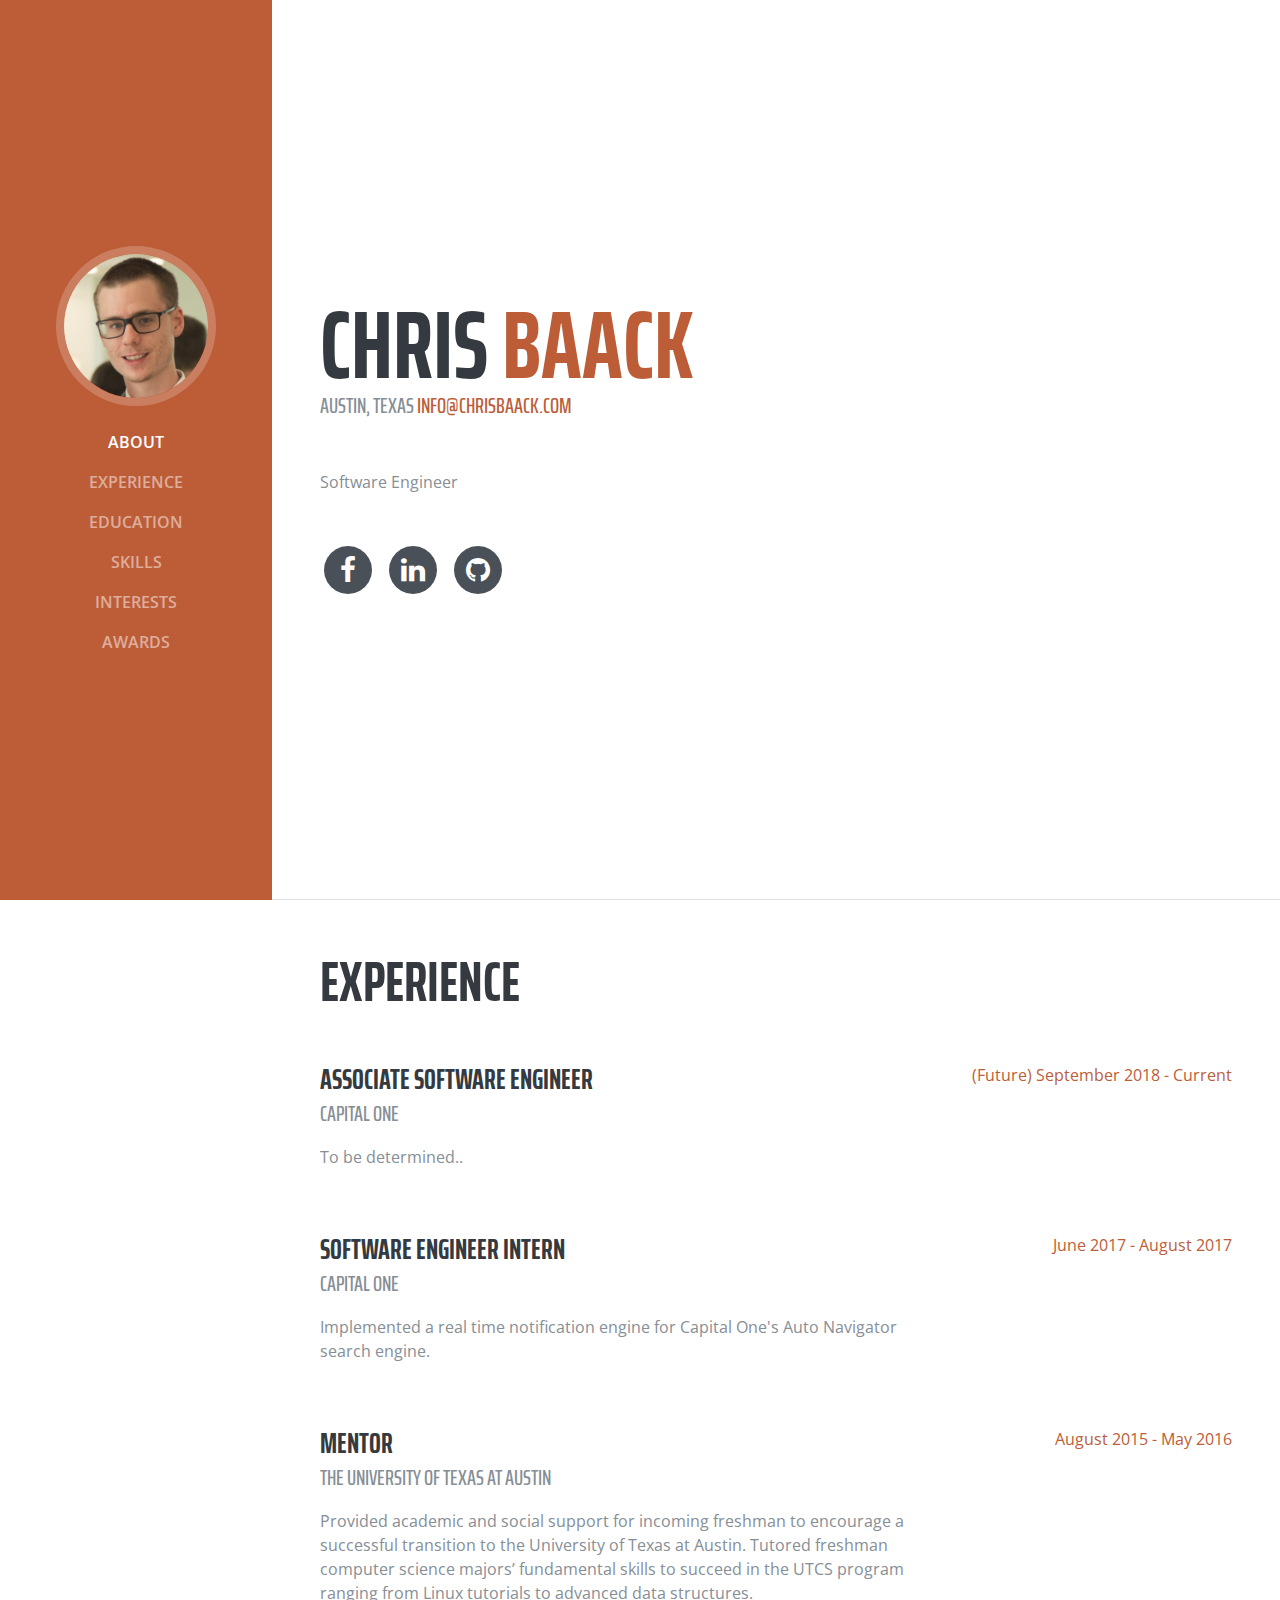
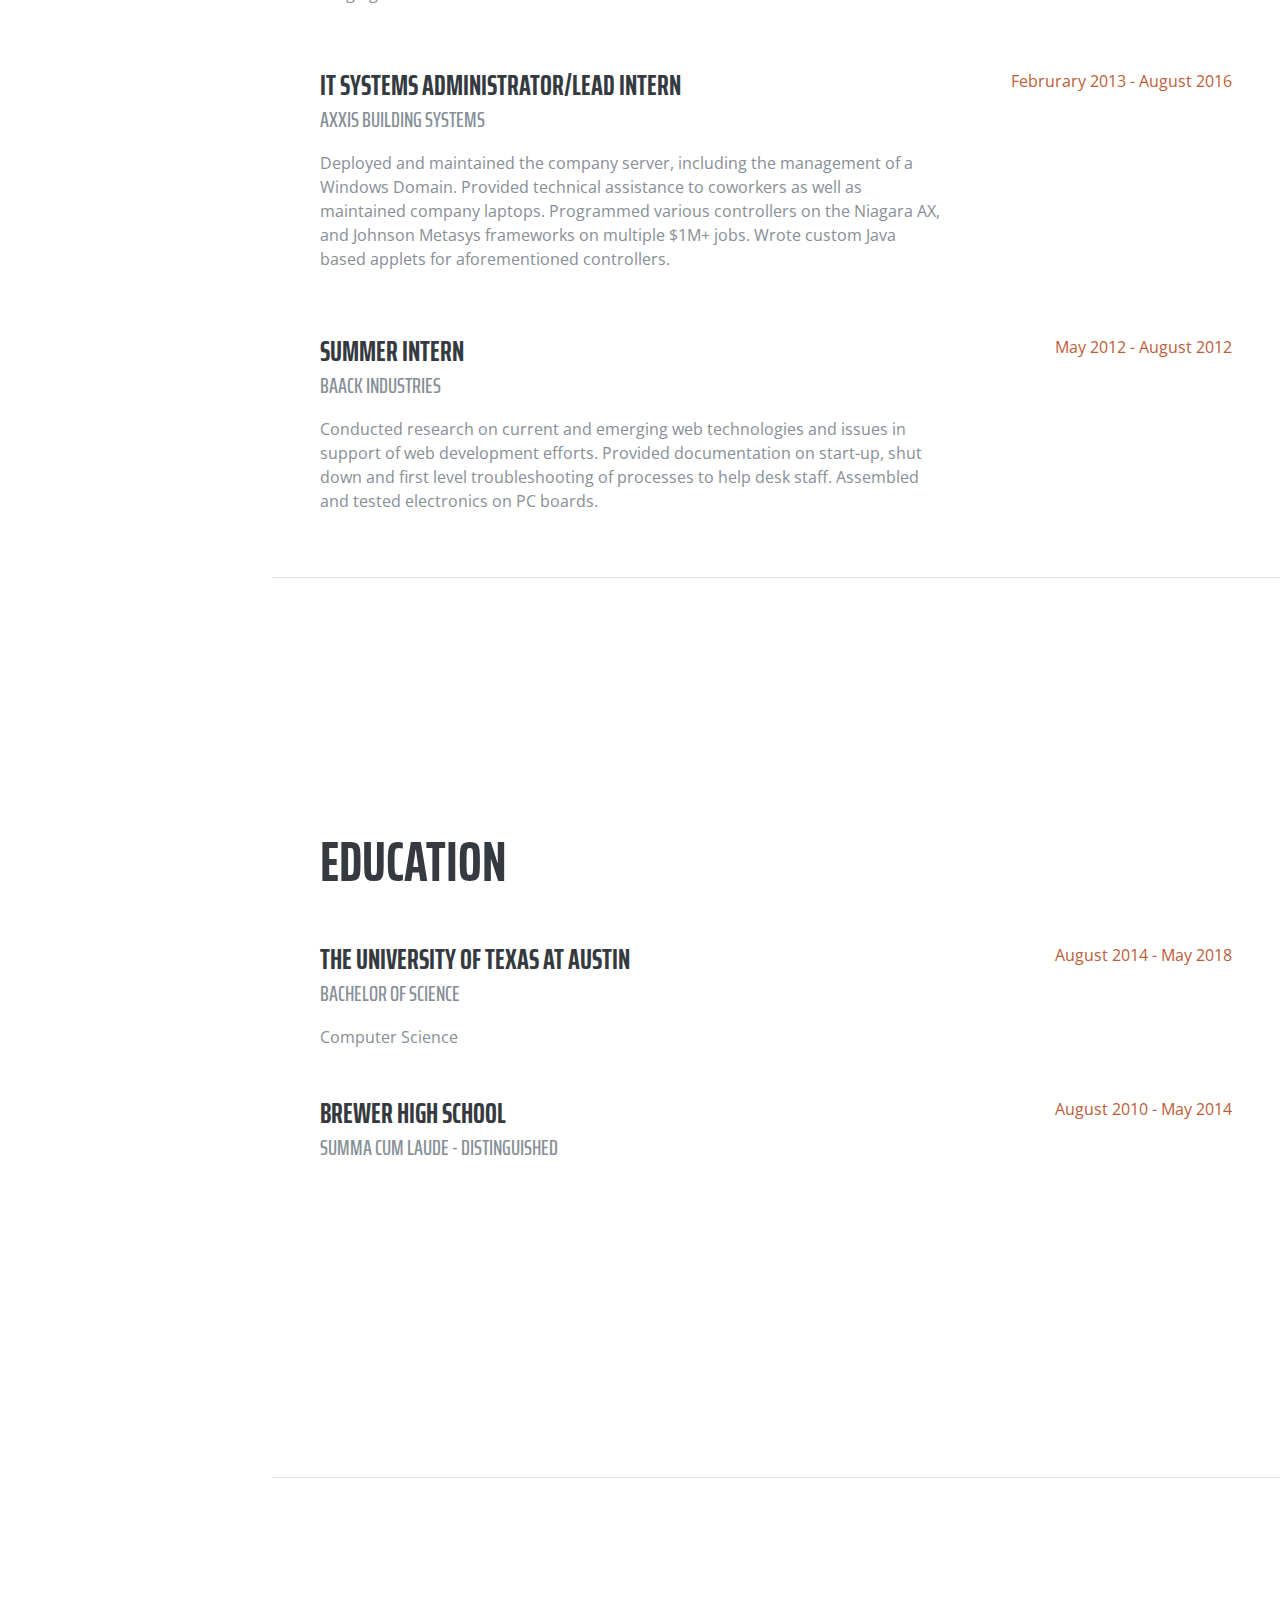
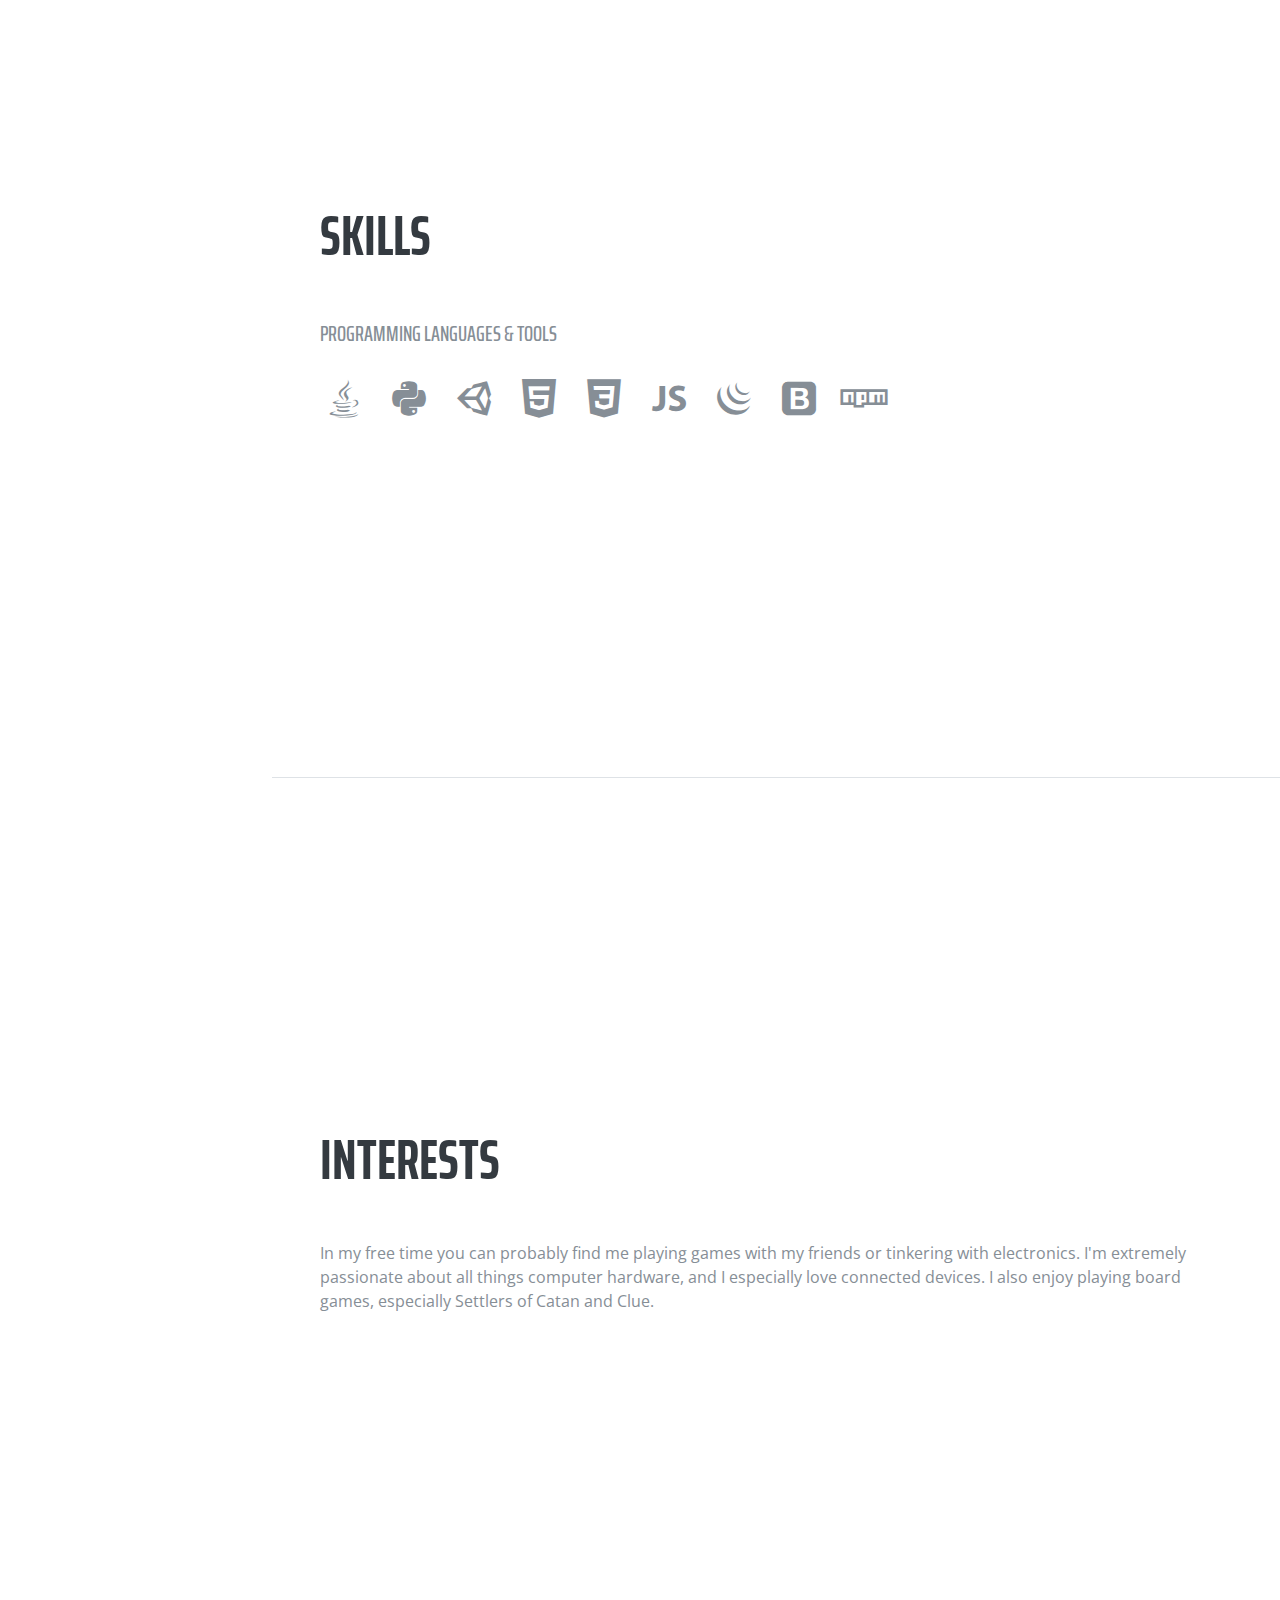
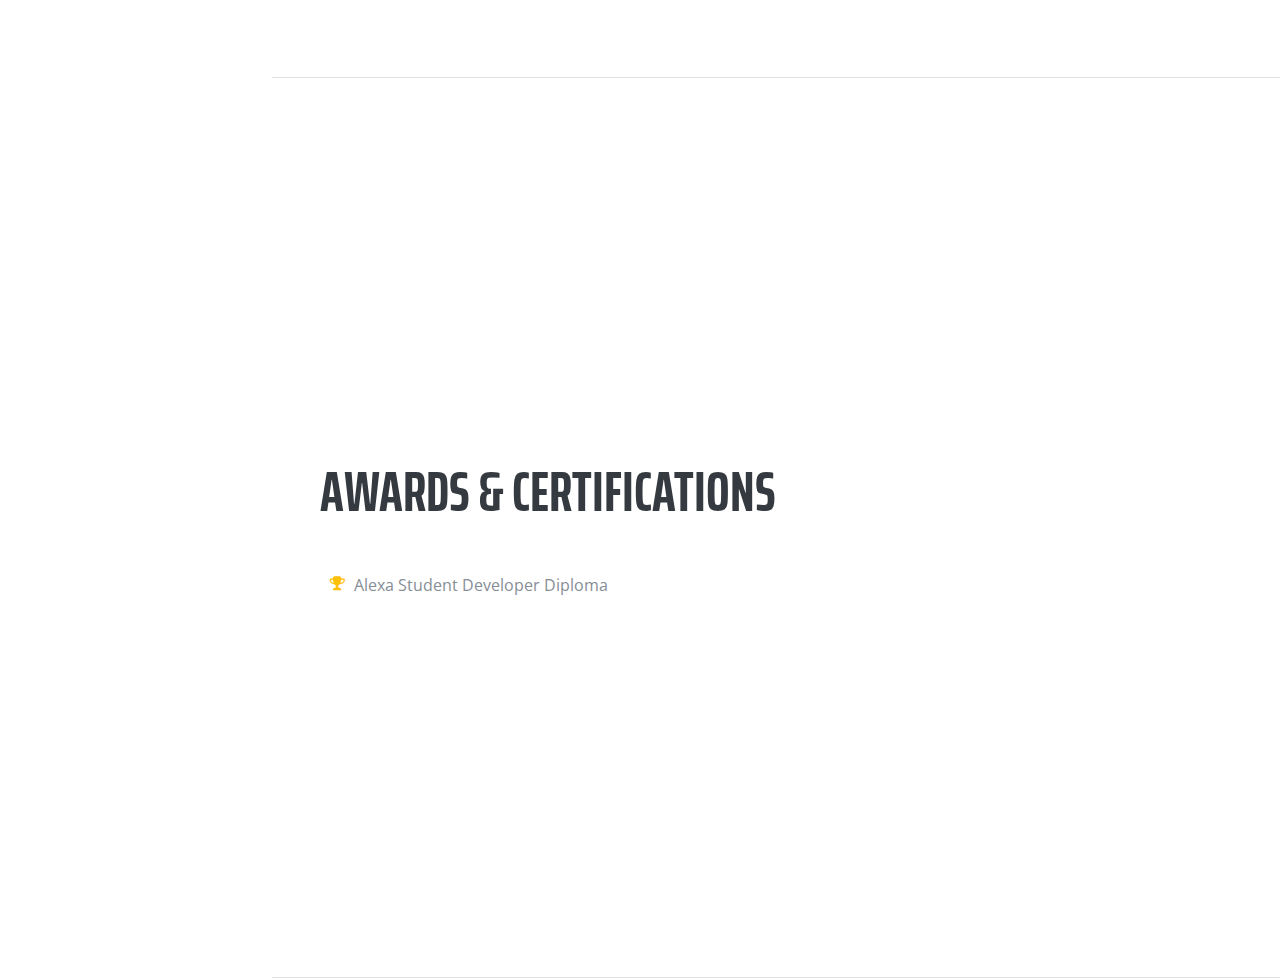
<file: index.html>
<!DOCTYPE html>
<html lang="en">

  <head>

    <meta charset="utf-8">
    <meta name="viewport" content="width=device-width, initial-scale=1, shrink-to-fit=no">
    <meta name="description" content="">
    <meta name="author" content="">

    <title>Chris Baack - Software Engineer</title>
    <link rel="icon" type="image/png" href="img/favicon-32x32.png" sizes="32x32" />
    <link rel="icon" type="image/png" href="imgfavicon-16x16.png" sizes="16x16" />
    <!-- Bootstrap core CSS -->
    <link href="vendor/bootstrap/css/bootstrap.min.css" rel="stylesheet">

    <!-- Custom fonts for this template -->
    <link href="https://fonts.googleapis.com/css?family=Saira+Extra+Condensed:100,200,300,400,500,600,700,800,900" rel="stylesheet">
    <link href="https://fonts.googleapis.com/css?family=Open+Sans:300,300i,400,400i,600,600i,700,700i,800,800i" rel="stylesheet">
    <link href="vendor/font-awesome/css/font-awesome.min.css" rel="stylesheet">
    <link href="vendor/devicons/css/devicons.min.css" rel="stylesheet">
    <link href="vendor/simple-line-icons/css/simple-line-icons.css" rel="stylesheet">

    <!-- Custom styles for this template -->
    <link href="css/resume.min.css" rel="stylesheet">

  </head>

  <body id="page-top">

    <nav class="navbar navbar-expand-lg navbar-dark bg-primary fixed-top" id="sideNav">
      <a class="navbar-brand js-scroll-trigger" href="#page-top">
        <span class="d-block d-lg-none">Chris Baack</span>
        <span class="d-none d-lg-block">
          <img class="img-fluid img-profile rounded-circle mx-auto mb-2" src="img/profile.jpg" alt="">
        </span>
      </a>
      <button class="navbar-toggler" type="button" data-toggle="collapse" data-target="#navbarSupportedContent" aria-controls="navbarSupportedContent" aria-expanded="false" aria-label="Toggle navigation">
        <span class="navbar-toggler-icon"></span>
      </button>
      <div class="collapse navbar-collapse" id="navbarSupportedContent">
        <ul class="navbar-nav">
          <li class="nav-item">
            <a class="nav-link js-scroll-trigger" href="#about">About</a>
          </li>
          <li class="nav-item">
            <a class="nav-link js-scroll-trigger" href="#experience">Experience</a>
          </li>
          <li class="nav-item">
            <a class="nav-link js-scroll-trigger" href="#education">Education</a>
          </li>
          <li class="nav-item">
            <a class="nav-link js-scroll-trigger" href="#skills">Skills</a>
          </li>
          <li class="nav-item">
            <a class="nav-link js-scroll-trigger" href="#interests">Interests</a>
          </li>
          <li class="nav-item">
            <a class="nav-link js-scroll-trigger" href="#awards">Awards</a>
          </li>
        </ul>
      </div>
    </nav>

    <div class="container-fluid p-0">

      <section class="resume-section p-3 p-lg-5 d-flex d-column" id="about">
        <div class="my-auto">
          <h1 class="mb-0">Chris
            <span class="text-primary">Baack</span>
          </h1>
          <div class="subheading mb-5">Austin, Texas
            <a href="mailto:info@chrisbaack.com">info@chrisbaack.com</a>
          </div>
          <p class="mb-5">Software Engineer</p>
          <ul class="list-inline list-social-icons mb-0">
            <li class="list-inline-item">
              <a href="https://www.facebook.com/chris.baack1">
                <span class="fa-stack fa-lg">
                  <i class="fa fa-circle fa-stack-2x"></i>
                  <i class="fa fa-facebook fa-stack-1x fa-inverse"></i>
                </span>
              </a>
            </li>
            <li class="list-inline-item">
              <a href="https://www.linkedin.com/in/chrisbaack">
                <span class="fa-stack fa-lg">
                  <i class="fa fa-circle fa-stack-2x"></i>
                  <i class="fa fa-linkedin fa-stack-1x fa-inverse"></i>
                </span>
              </a>
            </li>
            <li class="list-inline-item">
              <a href="https://github.com/Chrisbaack">
                <span class="fa-stack fa-lg">
                  <i class="fa fa-circle fa-stack-2x"></i>
                  <i class="fa fa-github fa-stack-1x fa-inverse"></i>
                </span>
              </a>
            </li>
          </ul>
        </div>
      </section>

      <section class="resume-section p-3 p-lg-5 d-flex flex-column" id="experience">
        <div class="my-auto">
          <h2 class="mb-5">Experience</h2>

          <div class="resume-item d-flex flex-column flex-md-row mb-5">
            <div class="resume-content mr-auto">
              <h3 class="mb-0">Associate Software Engineer</h3>
              <div class="subheading mb-3">Capital One</div>
              <p>To be determined..</p>
            </div>
            <div class="resume-date text-md-right">
              <span class="text-primary">(Future) September 2018 - Current</span>
            </div>
          </div>

          <div class="resume-item d-flex flex-column flex-md-row mb-5">
            <div class="resume-content mr-auto">
              <h3 class="mb-0">Software Engineer Intern</h3>
              <div class="subheading mb-3">Capital One</div>
              <p>Implemented a real time notification engine for Capital One's Auto Navigator search engine.</p>
            </div>
            <div class="resume-date text-md-right">
              <span class="text-primary">June 2017 - August 2017</span>
            </div>
          </div>

          <div class="resume-item d-flex flex-column flex-md-row mb-5">
            <div class="resume-content mr-auto">
              <h3 class="mb-0">Mentor</h3>
              <div class="subheading mb-3">The University of Texas at Austin</div>
              <p>Provided academic and social support for incoming freshman to encourage a successful transition to the University of Texas at Austin. 
              Tutored freshman computer science majors’ fundamental skills to succeed in the UTCS program ranging from Linux tutorials to advanced data structures.
              </p>
            </div>
            <div class="resume-date text-md-right">
              <span class="text-primary">August 2015 - May 2016</span>
            </div>
          </div>

          <div class="resume-item d-flex flex-column flex-md-row mb-5">
            <div class="resume-content mr-auto">
              <h3 class="mb-0">IT Systems Administrator/Lead Intern</h3>
              <div class="subheading mb-3">Axxis Building Systems</div>
              <p>Deployed and maintained the company server, including the management of a Windows Domain. Provided technical assistance to coworkers as well as maintained company laptops.
              Programmed various controllers on the Niagara AX, and Johnson Metasys frameworks on multiple $1M+ jobs. Wrote custom Java based applets for aforementioned controllers.
              </p>
            </div>
            <div class="resume-date text-md-right">
              <span class="text-primary">Februrary 2013 - August 2016</span>
            </div>
          </div>
          
          <div class="resume-item d-flex flex-column flex-md-row">
            <div class="resume-content mr-auto">
              <h3 class="mb-0">Summer Intern</h3>
              <div class="subheading mb-3">Baack Industries</div>
              <p>Conducted research on current and emerging web technologies and issues in support of web development efforts. Provided documentation on start-up, shut down and first level troubleshooting of processes to help desk staff. Assembled and tested electronics on PC boards. 
              </p>
            </div>
            <div class="resume-date text-md-right">
              <span class="text-primary">May 2012 - August 2012</span>
            </div>
          </div>
          
        </div>

      </section>

      <section class="resume-section p-3 p-lg-5 d-flex flex-column" id="education">
        <div class="my-auto">
          <h2 class="mb-5">Education</h2>

          <div class="resume-item d-flex flex-column flex-md-row mb-5">
            <div class="resume-content mr-auto">
              <h3 class="mb-0">The University of Texas at Austin</h3>
              <div class="subheading mb-3">Bachelor of Science</div>
              <div>Computer Science</div>
            </div>
            <div class="resume-date text-md-right">
              <span class="text-primary">August 2014 - May 2018</span>
            </div>
          </div>
          
          <div class="resume-item d-flex flex-column flex-md-row mb-5">
            <div class="resume-content mr-auto">
              <h3 class="mb-0">Brewer High School</h3>
              <div class="subheading mb-3">Summa Cum Laude - Distinguished</div>
            </div>
            <div class="resume-date text-md-right">
              <span class="text-primary">August 2010 - May 2014</span>
            </div>
          </div>
        </div>
      </section>

      <section class="resume-section p-3 p-lg-5 d-flex flex-column" id="skills">
        <div class="my-auto">
          <h2 class="mb-5">Skills</h2>

          <div class="subheading mb-3">Programming Languages &amp; Tools</div>
          <ul class="list-inline list-icons">
            <li class="list-inline-item">
              <i class="devicons devicons-java"></i>
            </li>
            <li class="list-inline-item">
              <i class="devicons devicons-python"></i>
            </li>
            <li class="list-inline-item">
              <i class="devicons devicons-unity_small"></i>
            </li>
            <li class="list-inline-item">
              <i class="devicons devicons-html5"></i>
            </li>
            <li class="list-inline-item">
              <i class="devicons devicons-css3"></i>
            </li>
            <li class="list-inline-item">
              <i class="devicons devicons-javascript"></i>
            </li>
            <li class="list-inline-item">
              <i class="devicons devicons-jquery"></i>
            </li>
            <li class="list-inline-item">
              <i class="devicons devicons-bootstrap"></i>
            </li>
            <li class="list-inline-item">
              <i class="devicons devicons-npm"></i>
            </li>
            
          </ul>
        </div>
      </section>

      <section class="resume-section p-3 p-lg-5 d-flex flex-column" id="interests">
        <div class="my-auto">
          <h2 class="mb-5">Interests</h2>
          <p>In my free time you can probably find me playing games with my friends or tinkering with electronics. 
          I'm extremely passionate about all things computer hardware, and I especially love connected devices.
          I also enjoy playing board games, especially Settlers of Catan and Clue.
          </p>
          <p class="mb-0"></p>
        </div>
      </section>

      <section class="resume-section p-3 p-lg-5 d-flex flex-column" id="awards">
        <div class="my-auto">
          <h2 class="mb-5">Awards &amp; Certifications</h2>
          <ul class="fa-ul mb-0">
            <li>
              <i class="fa-li fa fa-trophy text-warning"></i>
              Alexa Student Developer Diploma
            </li>
          </ul>
        </div>
      </section>

    </div>

    <!-- Bootstrap core JavaScript -->
    <script src="vendor/jquery/jquery.min.js"></script>
    <script src="vendor/bootstrap/js/bootstrap.bundle.min.js"></script>

    <!-- Plugin JavaScript -->
    <script src="vendor/jquery-easing/jquery.easing.min.js"></script>

    <!-- Custom scripts for this template -->
    <script src="js/resume.min.js"></script>

  </body>

</html>
</file>
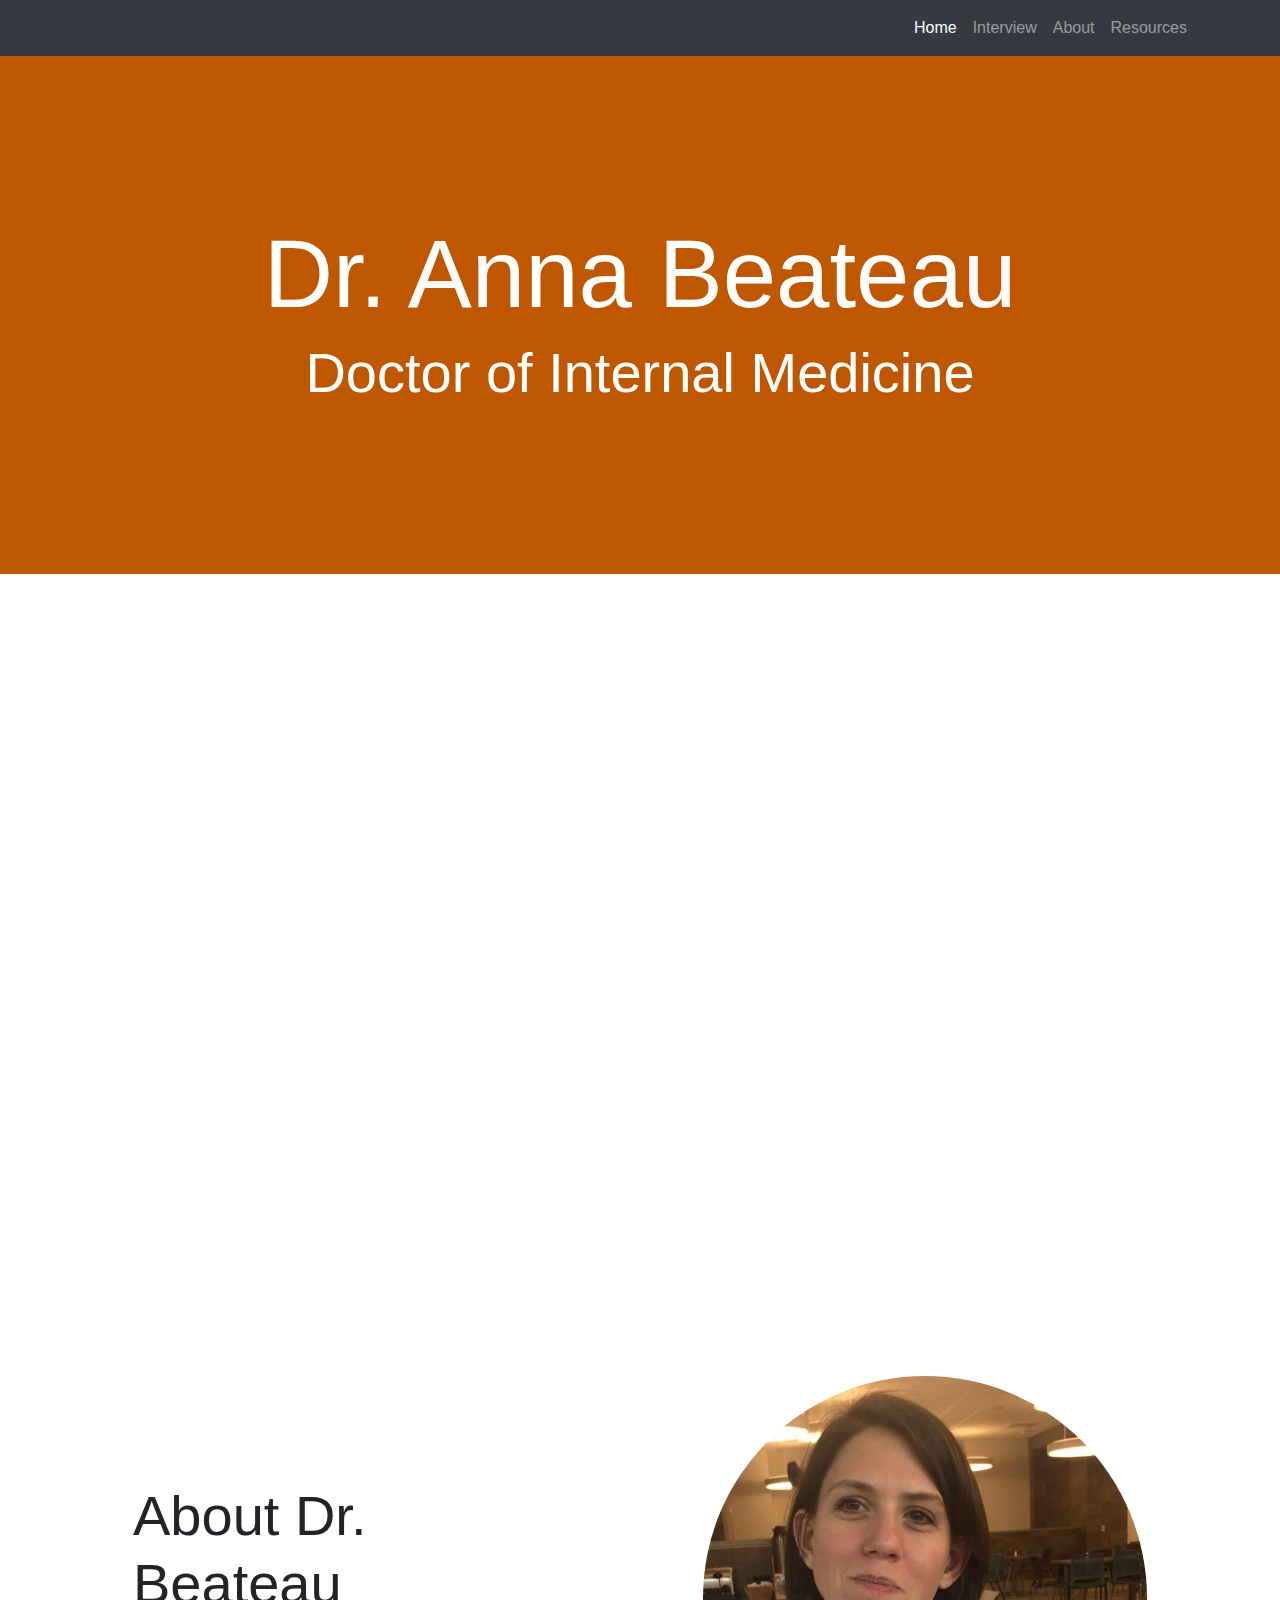
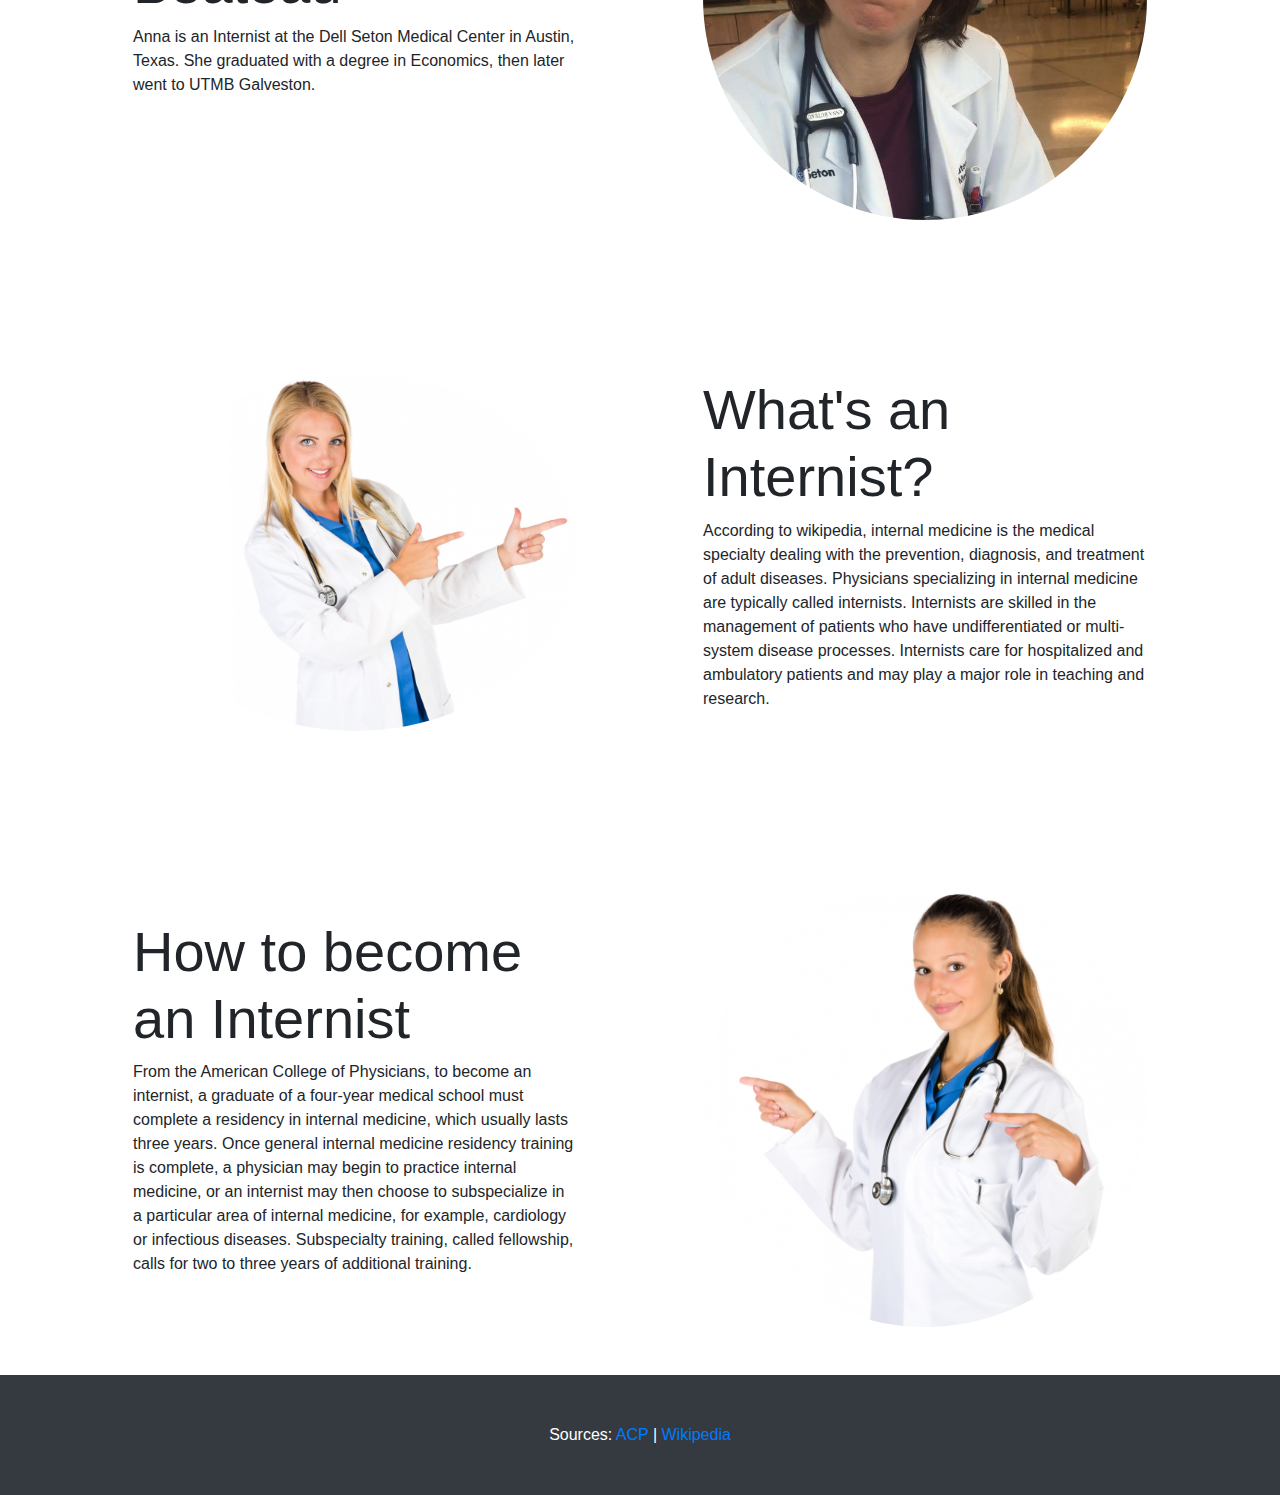
<file: bioproject/index.html>
<!DOCTYPE html>
<html lang="en">

  <head>

    <meta charset="utf-8">
    <meta name="viewport" content="width=device-width, initial-scale=1, shrink-to-fit=no">
    <meta name="description" content="">
    <meta name="author" content="">

    <title>Biology Group Project</title>

    <!-- Bootstrap core CSS -->
    <link href="vendor/bootstrap/css/bootstrap.min.css" rel="stylesheet">

    <!-- Custom styles for this template -->
    <link href="css/one-page-wonder.css" rel="stylesheet">

  </head>

  <body>

    <!-- Navigation -->
    <nav class="navbar navbar-expand-lg navbar-dark bg-dark fixed-top">
      <div class="container">
        <a class="navbar-brand" href="#"></a>
        <button class="navbar-toggler" type="button" data-toggle="collapse" data-target="#navbarResponsive" aria-controls="navbarResponsive" aria-expanded="false" aria-label="Toggle navigation">
          <span class="navbar-toggler-icon"></span>
        </button>
        <div class="collapse navbar-collapse" id="navbarResponsive">
          <ul class="navbar-nav ml-auto">
            <li class="nav-item active">
              <a class="nav-link" href="#">Home
                <span class="sr-only">(current)</span>
              </a>
            </li>
            <li class="nav-item">
              <a class="nav-link" href="#interview">Interview</a>
            </li>
            <li class="nav-item">
              <a class="nav-link" href="#about">About</a>
            </li>
            <li class="nav-item">
              <a class="nav-link" href="#resources">Resources</a>
            </li>
          </ul>
        </div>
      </div>
    </nav>

    <header class="masthead">
      <div class="overlay">
        <div class="container">
          <h1 class="display-1 text-white">Dr. Anna Beateau</h1>
          <h2 class="display-4 text-white">Doctor of Internal Medicine</h2>
        </div>
      </div>
    </header>

    <section id="interview">
      <div class="container">
        <div class="row align-items-center">
          <div class="embed-responsive embed-responsive-16by9">
            <iframe class="embed-responsive-item" src="https://www.youtube.com/embed/ybWwdEf0Lrk" allowfullscreen></iframe>
          </div>
        </div>
      </div>
    </section>
    
    <section id="about">
      <div class="container" >
        <div class="row align-items-center">
          <div class="col-md-6 order-2">
            <div class="p-5">
              <img class="img-fluid rounded-circle" src="images/anna.jpg" alt="">
            </div>
          </div>
          <div class="col-md-6 order-1">
            <div class="p-5">
              <h2 class="display-4">About Dr. Beateau</h2>
              <p>Anna is an Internist at the Dell Seton Medical Center in Austin, Texas. She graduated with a degree in Economics, then later went to UTMB Galveston.</p>
            </div>
          </div>
        </div>
      </div>
    </section>

    <section id="resources">
      <div class="container">
        <div class="row align-items-center">
          <div class="col-md-6">
            <div class="p-5">
              <img class="img-fluid rounded-circle" src="images/doctor2.jpg" alt="">
            </div>
          </div>
          <div class="col-md-6">
            <div class="p-5">
              <h2 class="display-4">What's an Internist?</h2>
              <p>According to wikipedia, internal medicine is the medical specialty dealing with the prevention, diagnosis, and treatment of adult diseases. Physicians specializing in internal medicine are typically called internists. Internists are skilled in the management of patients who have undifferentiated or multi-system disease processes. Internists care for hospitalized and ambulatory patients and may play a major role in teaching and research.</p>
            </div>
          </div>
        </div>
      </div>
    </section>

    <section>
      <div class="container">
        <div class="row align-items-center">
          <div class="col-md-6 order-2">
            <div class="p-5">
              <img class="img-fluid rounded-circle" src="images/doctor.jpg" alt="">
            </div>
          </div>
          <div class="col-md-6 order-1">
            <div class="p-5">
              <h2 class="display-4">How to become an Internist</h2>
              <p>From the American College of Physicians, to become an internist, a graduate of a four-year medical school must complete a residency in internal medicine, which usually lasts three years. Once general internal medicine residency training is complete, a physician may begin to practice internal medicine, or an internist may then choose to subspecialize in a particular area of internal medicine, for example, cardiology or infectious diseases. Subspecialty training, called fellowship, calls for two to three years of additional training.</p>
            </div>
          </div>
        </div>
      </div>
    </section>

    <!-- Footer -->
    <footer class="py-5 bg-dark">
      <div class="container">
        <p class="m-0 text-center text-white">Sources: <a href="https://www.acponline.org/acp-newsroom/what-is-a-doctor-of-internal-medicine-or-internist">ACP</a>  | <a href="https://en.wikipedia.org/wiki/Internal_medicine">Wikipedia</a></p>
      </div>
      <!-- /.container -->
    </footer>

    <!-- Bootstrap core JavaScript -->
    <script src="vendor/jquery/jquery.min.js"></script>
    <script src="vendor/bootstrap/js/bootstrap.bundle.min.js"></script>

  </body>

</html>
</file>
<file: vendor/simple-line-icons/css/simple-line-icons.css>
@font-face {
  font-family: 'simple-line-icons';
  src: url('../fonts/Simple-Line-Icons.eot?v=2.4.0');
  src: url('../fonts/Simple-Line-Icons.eot?v=2.4.0#iefix') format('embedded-opentype'), url('../fonts/Simple-Line-Icons.woff2?v=2.4.0') format('woff2'), url('../fonts/Simple-Line-Icons.ttf?v=2.4.0') format('truetype'), url('../fonts/Simple-Line-Icons.woff?v=2.4.0') format('woff'), url('../fonts/Simple-Line-Icons.svg?v=2.4.0#simple-line-icons') format('svg');
  font-weight: normal;
  font-style: normal;
}
/*
 Use the following CSS code if you want to have a class per icon.
 Instead of a list of all class selectors, you can use the generic [class*="icon-"] selector, but it's slower:
*/
.icon-user,
.icon-people,
.icon-user-female,
.icon-user-follow,
.icon-user-following,
.icon-user-unfollow,
.icon-login,
.icon-logout,
.icon-emotsmile,
.icon-phone,
.icon-call-end,
.icon-call-in,
.icon-call-out,
.icon-map,
.icon-location-pin,
.icon-direction,
.icon-directions,
.icon-compass,
.icon-layers,
.icon-menu,
.icon-list,
.icon-options-vertical,
.icon-options,
.icon-arrow-down,
.icon-arrow-left,
.icon-arrow-right,
.icon-arrow-up,
.icon-arrow-up-circle,
.icon-arrow-left-circle,
.icon-arrow-right-circle,
.icon-arrow-down-circle,
.icon-check,
.icon-clock,
.icon-plus,
.icon-minus,
.icon-close,
.icon-event,
.icon-exclamation,
.icon-organization,
.icon-trophy,
.icon-screen-smartphone,
.icon-screen-desktop,
.icon-plane,
.icon-notebook,
.icon-mustache,
.icon-mouse,
.icon-magnet,
.icon-energy,
.icon-disc,
.icon-cursor,
.icon-cursor-move,
.icon-crop,
.icon-chemistry,
.icon-speedometer,
.icon-shield,
.icon-screen-tablet,
.icon-magic-wand,
.icon-hourglass,
.icon-graduation,
.icon-ghost,
.icon-game-controller,
.icon-fire,
.icon-eyeglass,
.icon-envelope-open,
.icon-envelope-letter,
.icon-bell,
.icon-badge,
.icon-anchor,
.icon-wallet,
.icon-vector,
.icon-speech,
.icon-puzzle,
.icon-printer,
.icon-present,
.icon-playlist,
.icon-pin,
.icon-picture,
.icon-handbag,
.icon-globe-alt,
.icon-globe,
.icon-folder-alt,
.icon-folder,
.icon-film,
.icon-feed,
.icon-drop,
.icon-drawer,
.icon-docs,
.icon-doc,
.icon-diamond,
.icon-cup,
.icon-calculator,
.icon-bubbles,
.icon-briefcase,
.icon-book-open,
.icon-basket-loaded,
.icon-basket,
.icon-bag,
.icon-action-undo,
.icon-action-redo,
.icon-wrench,
.icon-umbrella,
.icon-trash,
.icon-tag,
.icon-support,
.icon-frame,
.icon-size-fullscreen,
.icon-size-actual,
.icon-shuffle,
.icon-share-alt,
.icon-share,
.icon-rocket,
.icon-question,
.icon-pie-chart,
.icon-pencil,
.icon-note,
.icon-loop,
.icon-home,
.icon-grid,
.icon-graph,
.icon-microphone,
.icon-music-tone-alt,
.icon-music-tone,
.icon-earphones-alt,
.icon-earphones,
.icon-equalizer,
.icon-like,
.icon-dislike,
.icon-control-start,
.icon-control-rewind,
.icon-control-play,
.icon-control-pause,
.icon-control-forward,
.icon-control-end,
.icon-volume-1,
.icon-volume-2,
.icon-volume-off,
.icon-calendar,
.icon-bulb,
.icon-chart,
.icon-ban,
.icon-bubble,
.icon-camrecorder,
.icon-camera,
.icon-cloud-download,
.icon-cloud-upload,
.icon-envelope,
.icon-eye,
.icon-flag,
.icon-heart,
.icon-info,
.icon-key,
.icon-link,
.icon-lock,
.icon-lock-open,
.icon-magnifier,
.icon-magnifier-add,
.icon-magnifier-remove,
.icon-paper-clip,
.icon-paper-plane,
.icon-power,
.icon-refresh,
.icon-reload,
.icon-settings,
.icon-star,
.icon-symbol-female,
.icon-symbol-male,
.icon-target,
.icon-credit-card,
.icon-paypal,
.icon-social-tumblr,
.icon-social-twitter,
.icon-social-facebook,
.icon-social-instagram,
.icon-social-linkedin,
.icon-social-pinterest,
.icon-social-github,
.icon-social-google,
.icon-social-reddit,
.icon-social-skype,
.icon-social-dribbble,
.icon-social-behance,
.icon-social-foursqare,
.icon-social-soundcloud,
.icon-social-spotify,
.icon-social-stumbleupon,
.icon-social-youtube,
.icon-social-dropbox,
.icon-social-vkontakte,
.icon-social-steam {
  font-family: 'simple-line-icons';
  speak: none;
  font-style: normal;
  font-weight: normal;
  font-variant: normal;
  text-transform: none;
  line-height: 1;
  /* Better Font Rendering =========== */
  -webkit-font-smoothing: antialiased;
  -moz-osx-font-smoothing: grayscale;
}
.icon-user:before {
  content: "\e005";
}
.icon-people:before {
  content: "\e001";
}
.icon-user-female:before {
  content: "\e000";
}
.icon-user-follow:before {
  content: "\e002";
}
.icon-user-following:before {
  content: "\e003";
}
.icon-user-unfollow:before {
  content: "\e004";
}
.icon-login:before {
  content: "\e066";
}
.icon-logout:before {
  content: "\e065";
}
.icon-emotsmile:before {
  content: "\e021";
}
.icon-phone:before {
  content: "\e600";
}
.icon-call-end:before {
  content: "\e048";
}
.icon-call-in:before {
  content: "\e047";
}
.icon-call-out:before {
  content: "\e046";
}
.icon-map:before {
  content: "\e033";
}
.icon-location-pin:before {
  content: "\e096";
}
.icon-direction:before {
  content: "\e042";
}
.icon-directions:before {
  content: "\e041";
}
.icon-compass:before {
  content: "\e045";
}
.icon-layers:before {
  content: "\e034";
}
.icon-menu:before {
  content: "\e601";
}
.icon-list:before {
  content: "\e067";
}
.icon-options-vertical:before {
  content: "\e602";
}
.icon-options:before {
  content: "\e603";
}
.icon-arrow-down:before {
  content: "\e604";
}
.icon-arrow-left:before {
  content: "\e605";
}
.icon-arrow-right:before {
  content: "\e606";
}
.icon-arrow-up:before {
  content: "\e607";
}
.icon-arrow-up-circle:before {
  content: "\e078";
}
.icon-arrow-left-circle:before {
  content: "\e07a";
}
.icon-arrow-right-circle:before {
  content: "\e079";
}
.icon-arrow-down-circle:before {
  content: "\e07b";
}
.icon-check:before {
  content: "\e080";
}
.icon-clock:before {
  content: "\e081";
}
.icon-plus:before {
  content: "\e095";
}
.icon-minus:before {
  content: "\e615";
}
.icon-close:before {
  content: "\e082";
}
.icon-event:before {
  content: "\e619";
}
.icon-exclamation:before {
  content: "\e617";
}
.icon-organization:before {
  content: "\e616";
}
.icon-trophy:before {
  content: "\e006";
}
.icon-screen-smartphone:before {
  content: "\e010";
}
.icon-screen-desktop:before {
  content: "\e011";
}
.icon-plane:before {
  content: "\e012";
}
.icon-notebook:before {
  content: "\e013";
}
.icon-mustache:before {
  content: "\e014";
}
.icon-mouse:before {
  content: "\e015";
}
.icon-magnet:before {
  content: "\e016";
}
.icon-energy:before {
  content: "\e020";
}
.icon-disc:before {
  content: "\e022";
}
.icon-cursor:before {
  content: "\e06e";
}
.icon-cursor-move:before {
  content: "\e023";
}
.icon-crop:before {
  content: "\e024";
}
.icon-chemistry:before {
  content: "\e026";
}
.icon-speedometer:before {
  content: "\e007";
}
.icon-shield:before {
  content: "\e00e";
}
.icon-screen-tablet:before {
  content: "\e00f";
}
.icon-magic-wand:before {
  content: "\e017";
}
.icon-hourglass:before {
  content: "\e018";
}
.icon-graduation:before {
  content: "\e019";
}
.icon-ghost:before {
  content: "\e01a";
}
.icon-game-controller:before {
  content: "\e01b";
}
.icon-fire:before {
  content: "\e01c";
}
.icon-eyeglass:before {
  content: "\e01d";
}
.icon-envelope-open:before {
  content: "\e01e";
}
.icon-envelope-letter:before {
  content: "\e01f";
}
.icon-bell:before {
  content: "\e027";
}
.icon-badge:before {
  content: "\e028";
}
.icon-anchor:before {
  content: "\e029";
}
.icon-wallet:before {
  content: "\e02a";
}
.icon-vector:before {
  content: "\e02b";
}
.icon-speech:before {
  content: "\e02c";
}
.icon-puzzle:before {
  content: "\e02d";
}
.icon-printer:before {
  content: "\e02e";
}
.icon-present:before {
  content: "\e02f";
}
.icon-playlist:before {
  content: "\e030";
}
.icon-pin:before {
  content: "\e031";
}
.icon-picture:before {
  content: "\e032";
}
.icon-handbag:before {
  content: "\e035";
}
.icon-globe-alt:before {
  content: "\e036";
}
.icon-globe:before {
  content: "\e037";
}
.icon-folder-alt:before {
  content: "\e039";
}
.icon-folder:before {
  content: "\e089";
}
.icon-film:before {
  content: "\e03a";
}
.icon-feed:before {
  content: "\e03b";
}
.icon-drop:before {
  content: "\e03e";
}
.icon-drawer:before {
  content: "\e03f";
}
.icon-docs:before {
  content: "\e040";
}
.icon-doc:before {
  content: "\e085";
}
.icon-diamond:before {
  content: "\e043";
}
.icon-cup:before {
  content: "\e044";
}
.icon-calculator:before {
  content: "\e049";
}
.icon-bubbles:before {
  content: "\e04a";
}
.icon-briefcase:before {
  content: "\e04b";
}
.icon-book-open:before {
  content: "\e04c";
}
.icon-basket-loaded:before {
  content: "\e04d";
}
.icon-basket:before {
  content: "\e04e";
}
.icon-bag:before {
  content: "\e04f";
}
.icon-action-undo:before {
  content: "\e050";
}
.icon-action-redo:before {
  content: "\e051";
}
.icon-wrench:before {
  content: "\e052";
}
.icon-umbrella:before {
  content: "\e053";
}
.icon-trash:before {
  content: "\e054";
}
.icon-tag:before {
  content: "\e055";
}
.icon-support:before {
  content: "\e056";
}
.icon-frame:before {
  content: "\e038";
}
.icon-size-fullscreen:before {
  content: "\e057";
}
.icon-size-actual:before {
  content: "\e058";
}
.icon-shuffle:before {
  content: "\e059";
}
.icon-share-alt:before {
  content: "\e05a";
}
.icon-share:before {
  content: "\e05b";
}
.icon-rocket:before {
  content: "\e05c";
}
.icon-question:before {
  content: "\e05d";
}
.icon-pie-chart:before {
  content: "\e05e";
}
.icon-pencil:before {
  content: "\e05f";
}
.icon-note:before {
  content: "\e060";
}
.icon-loop:before {
  content: "\e064";
}
.icon-home:before {
  content: "\e069";
}
.icon-grid:before {
  content: "\e06a";
}
.icon-graph:before {
  content: "\e06b";
}
.icon-microphone:before {
  content: "\e063";
}
.icon-music-tone-alt:before {
  content: "\e061";
}
.icon-music-tone:before {
  content: "\e062";
}
.icon-earphones-alt:before {
  content: "\e03c";
}
.icon-earphones:before {
  content: "\e03d";
}
.icon-equalizer:before {
  content: "\e06c";
}
.icon-like:before {
  content: "\e068";
}
.icon-dislike:before {
  content: "\e06d";
}
.icon-control-start:before {
  content: "\e06f";
}
.icon-control-rewind:before {
  content: "\e070";
}
.icon-control-play:before {
  content: "\e071";
}
.icon-control-pause:before {
  content: "\e072";
}
.icon-control-forward:before {
  content: "\e073";
}
.icon-control-end:before {
  content: "\e074";
}
.icon-volume-1:before {
  content: "\e09f";
}
.icon-volume-2:before {
  content: "\e0a0";
}
.icon-volume-off:before {
  content: "\e0a1";
}
.icon-calendar:before {
  content: "\e075";
}
.icon-bulb:before {
  content: "\e076";
}
.icon-chart:before {
  content: "\e077";
}
.icon-ban:before {
  content: "\e07c";
}
.icon-bubble:before {
  content: "\e07d";
}
.icon-camrecorder:before {
  content: "\e07e";
}
.icon-camera:before {
  content: "\e07f";
}
.icon-cloud-download:before {
  content: "\e083";
}
.icon-cloud-upload:before {
  content: "\e084";
}
.icon-envelope:before {
  content: "\e086";
}
.icon-eye:before {
  content: "\e087";
}
.icon-flag:before {
  content: "\e088";
}
.icon-heart:before {
  content: "\e08a";
}
.icon-info:before {
  content: "\e08b";
}
.icon-key:before {
  content: "\e08c";
}
.icon-link:before {
  content: "\e08d";
}
.icon-lock:before {
  content: "\e08e";
}
.icon-lock-open:before {
  content: "\e08f";
}
.icon-magnifier:before {
  content: "\e090";
}
.icon-magnifier-add:before {
  content: "\e091";
}
.icon-magnifier-remove:before {
  content: "\e092";
}
.icon-paper-clip:before {
  content: "\e093";
}
.icon-paper-plane:before {
  content: "\e094";
}
.icon-power:before {
  content: "\e097";
}
.icon-refresh:before {
  content: "\e098";
}
.icon-reload:before {
  content: "\e099";
}
.icon-settings:before {
  content: "\e09a";
}
.icon-star:before {
  content: "\e09b";
}
.icon-symbol-female:before {
  content: "\e09c";
}
.icon-symbol-male:before {
  content: "\e09d";
}
.icon-target:before {
  content: "\e09e";
}
.icon-credit-card:before {
  content: "\e025";
}
.icon-paypal:before {
  content: "\e608";
}
.icon-social-tumblr:before {
  content: "\e00a";
}
.icon-social-twitter:before {
  content: "\e009";
}
.icon-social-facebook:before {
  content: "\e00b";
}
.icon-social-instagram:before {
  content: "\e609";
}
.icon-social-linkedin:before {
  content: "\e60a";
}
.icon-social-pinterest:before {
  content: "\e60b";
}
.icon-social-github:before {
  content: "\e60c";
}
.icon-social-google:before {
  content: "\e60d";
}
.icon-social-reddit:before {
  content: "\e60e";
}
.icon-social-skype:before {
  content: "\e60f";
}
.icon-social-dribbble:before {
  content: "\e00d";
}
.icon-social-behance:before {
  content: "\e610";
}
.icon-social-foursqare:before {
  content: "\e611";
}
.icon-social-soundcloud:before {
  content: "\e612";
}
.icon-social-spotify:before {
  content: "\e613";
}
.icon-social-stumbleupon:before {
  content: "\e614";
}
.icon-social-youtube:before {
  content: "\e008";
}
.icon-social-dropbox:before {
  content: "\e00c";
}
.icon-social-vkontakte:before {
  content: "\e618";
}
.icon-social-steam:before {
  content: "\e620";
}
</file>
<file: vendor/devicons/css/devicons.min.css>
/*!
 *  Devicons 1.8.0 made by Theodore Vorillas / http://vorillaz.com 
 */
@font-face{font-family:devicons;src:url(../fonts/devicons.eot?xqxft6);src:url(../fonts/devicons.eot?#iefixxqxft6) format("embedded-opentype"),url(../fonts/devicons.woff?xqxft6) format("woff"),url(../fonts/devicons.ttf?xqxft6) format("truetype"),url(../fonts/devicons.svg?xqxft6#devicons) format("svg");font-weight:400;font-style:normal}.devicons{font-family:devicons;speak:none;font-style:normal;font-weight:400;font-variant:normal;text-transform:none;line-height:1;-webkit-font-smoothing:antialiased;-moz-osx-font-smoothing:grayscale}.devicons-git:before{content:"\e602"}.devicons-git_compare:before{content:"\e628"}.devicons-git_branch:before{content:"\e625"}.devicons-git_commit:before{content:"\e629"}.devicons-git_pull_request:before{content:"\e626"}.devicons-git_merge:before{content:"\e627"}.devicons-bitbucket:before{content:"\e603"}.devicons-github_alt:before{content:"\e608"}.devicons-github_badge:before{content:"\e609"}.devicons-github:before{content:"\e60a"}.devicons-github_full:before{content:"\e617"}.devicons-java:before{content:"\e638"}.devicons-ruby:before{content:"\e639"}.devicons-scala:before{content:"\e637"}.devicons-python:before{content:"\e63c"}.devicons-go:before{content:"\e624"}.devicons-ruby_on_rails:before{content:"\e63b"}.devicons-django:before{content:"\e61d"}.devicons-markdown:before{content:"\e63e"}.devicons-php:before{content:"\e63d"}.devicons-mysql:before{content:"\e604"}.devicons-streamline:before{content:"\e605"}.devicons-database:before{content:"\e606"}.devicons-laravel:before{content:"\e63f"}.devicons-javascript:before{content:"\e64e"}.devicons-angular:before{content:"\e653"}.devicons-backbone:before{content:"\e652"}.devicons-coffeescript:before{content:"\e651"}.devicons-jquery:before{content:"\e650"}.devicons-modernizr:before{content:"\e620"}.devicons-jquery_ui:before{content:"\e654"}.devicons-ember:before{content:"\e61b"}.devicons-dojo:before{content:"\e61c"}.devicons-nodejs:before{content:"\e619"}.devicons-nodejs_small:before{content:"\e618"}.devicons-javascript_shield:before{content:"\e64f"}.devicons-bootstrap:before{content:"\e647"}.devicons-sass:before{content:"\e64b"}.devicons-css3_full:before{content:"\e64a"}.devicons-css3:before{content:"\e649"}.devicons-html5:before{content:"\e636"}.devicons-html5_multimedia:before{content:"\e632"}.devicons-html5_device_access:before{content:"\e633"}.devicons-html5_3d_effects:before{content:"\e635"}.devicons-html5_connectivity:before{content:"\e634"}.devicons-ghost_small:before{content:"\e614"}.devicons-ghost:before{content:"\e61f"}.devicons-magento:before{content:"\e640"}.devicons-joomla:before{content:"\e641"}.devicons-jekyll_small:before{content:"\e60d"}.devicons-drupal:before{content:"\e642"}.devicons-wordpress:before{content:"\e60b"}.devicons-grunt:before{content:"\e64c"}.devicons-bower:before{content:"\e64d"}.devicons-npm:before{content:"\e61e"}.devicons-yahoo_small:before{content:"\e62b"}.devicons-yahoo:before{content:"\e615"}.devicons-bing_small:before{content:"\e600"}.devicons-windows:before{content:"\e60f"}.devicons-linux:before{content:"\e612"}.devicons-ubuntu:before{content:"\e63a"}.devicons-android:before{content:"\e60e"}.devicons-apple:before{content:"\e611"}.devicons-appstore:before{content:"\e613"}.devicons-phonegap:before{content:"\e630"}.devicons-blackberry:before{content:"\e623"}.devicons-stackoverflow:before{content:"\e610"}.devicons-techcrunch:before{content:"\e62c"}.devicons-codrops:before{content:"\e62f"}.devicons-css_tricks:before{content:"\e601"}.devicons-smashing_magazine:before{content:"\e62d"}.devicons-netmagazine:before{content:"\e62e"}.devicons-codepen:before{content:"\e616"}.devicons-cssdeck:before{content:"\e62a"}.devicons-hackernews:before{content:"\e61a"}.devicons-dropbox:before{content:"\e607"}.devicons-google_drive:before{content:"\e631"}.devicons-visualstudio:before{content:"\e60c"}.devicons-unity_small:before{content:"\e621"}.devicons-raspberry_pi:before{content:"\e622"}.devicons-chrome:before{content:"\e643"}.devicons-ie:before{content:"\e644"}.devicons-firefox:before{content:"\e645"}.devicons-opera:before{content:"\e646"}.devicons-safari:before{content:"\e648"}.devicons-swift:before{content:"\e655"}.devicons-symfony:before{content:"\e656"}.devicons-symfony_badge:before{content:"\e657"}.devicons-less:before{content:"\e658"}.devicons-stylus:before{content:"\e659"}.devicons-trello:before{content:"\e65a"}.devicons-atlassian:before{content:"\e65b"}.devicons-jira:before{content:"\e65c"}.devicons-envato:before{content:"\e65d"}.devicons-snap_svg:before{content:"\e65e"}.devicons-raphael:before{content:"\e65f"}.devicons-google_analytics:before{content:"\e660"}.devicons-compass:before{content:"\e661"}.devicons-onedrive:before{content:"\e662"}.devicons-gulp:before{content:"\e663"}.devicons-atom:before{content:"\e664"}.devicons-cisco:before{content:"\e665"}.devicons-nancy:before{content:"\e666"}.devicons-clojure:before{content:"\e668"}.devicons-clojure_alt:before{content:"\e66a"}.devicons-perl:before{content:"\e669"}.devicons-celluloid:before{content:"\e66b"}.devicons-w3c:before{content:"\e66c"}.devicons-redis:before{content:"\e66d"}.devicons-postgresql:before{content:"\e66e"}.devicons-webplatform:before{content:"\e66f"}.devicons-jenkins:before{content:"\e667"}.devicons-requirejs:before{content:"\e670"}.devicons-opensource:before{content:"\e671"}.devicons-typo3:before{content:"\e672"}.devicons-uikit:before{content:"\e673"}.devicons-doctrine:before{content:"\e674"}.devicons-groovy:before{content:"\e675"}.devicons-nginx:before{content:"\e676"}.devicons-haskell:before{content:"\e677"}.devicons-zend:before{content:"\e678"}.devicons-gnu:before{content:"\e679"}.devicons-yeoman:before{content:"\e67a"}.devicons-heroku:before{content:"\e67b"}.devicons-debian:before{content:"\e67d"}.devicons-travis:before{content:"\e67e"}.devicons-dotnet:before{content:"\e67f"}.devicons-codeigniter:before{content:"\e680"}.devicons-javascript_badge:before{content:"\e681"}.devicons-yii:before{content:"\e682"}.devicons-msql_server:before{content:"\e67c"}.devicons-composer:before{content:"\e683"}.devicons-krakenjs_badge:before{content:"\e684"}.devicons-krakenjs:before{content:"\e685"}.devicons-mozilla:before{content:"\e686"}.devicons-firebase:before{content:"\e687"}.devicons-sizzlejs:before{content:"\e688"}.devicons-creativecommons:before{content:"\e689"}.devicons-creativecommons_badge:before{content:"\e68a"}.devicons-mitlicence:before{content:"\e68b"}.devicons-senchatouch:before{content:"\e68c"}.devicons-bugsense:before{content:"\e68d"}.devicons-extjs:before{content:"\e68e"}.devicons-mootools_badge:before{content:"\e68f"}.devicons-mootools:before{content:"\e690"}.devicons-ruby_rough:before{content:"\e691"}.devicons-komodo:before{content:"\e692"}.devicons-coda:before{content:"\e693"}.devicons-bintray:before{content:"\e694"}.devicons-terminal:before{content:"\e695"}.devicons-code:before{content:"\e696"}.devicons-responsive:before{content:"\e697"}.devicons-dart:before{content:"\e698"}.devicons-aptana:before{content:"\e699"}.devicons-mailchimp:before{content:"\e69a"}.devicons-netbeans:before{content:"\e69b"}.devicons-dreamweaver:before{content:"\e69c"}.devicons-brackets:before{content:"\e69d"}.devicons-eclipse:before{content:"\e69e"}.devicons-cloud9:before{content:"\e69f"}.devicons-scrum:before{content:"\e6a0"}.devicons-prolog:before{content:"\e6a1"}.devicons-terminal_badge:before{content:"\e6a2"}.devicons-code_badge:before{content:"\e6a3"}.devicons-mongodb:before{content:"\e6a4"}.devicons-meteor:before{content:"\e6a5"}.devicons-meteorfull:before{content:"\e6a6"}.devicons-fsharp:before{content:"\e6a7"}.devicons-rust:before{content:"\e6a8"}.devicons-ionic:before{content:"\e6a9"}.devicons-sublime:before{content:"\e6aa"}.devicons-appcelerator:before{content:"\e6ab"}.devicons-asterisk:before{content:"\e6ac"}.devicons-aws:before{content:"\e6ad"}.devicons-digital-ocean:before{content:"\e6ae"}.devicons-dlang:before{content:"\e6af"}.devicons-docker:before{content:"\e6b0"}.devicons-erlang:before{content:"\e6b1"}.devicons-google-cloud-platform:before{content:"\e6b2"}.devicons-grails:before{content:"\e6b3"}.devicons-illustrator:before{content:"\e6b4"}.devicons-intellij:before{content:"\e6b5"}.devicons-materializecss:before{content:"\e6b6"}.devicons-openshift:before{content:"\e6b7"}.devicons-photoshop:before{content:"\e6b8"}.devicons-rackspace:before{content:"\e6b9"}.devicons-react:before{content:"\e6ba"}.devicons-redhat:before{content:"\e6bb"}.devicons-scriptcs:before{content:"\e6bc"}.devicons-sqllite:before{content:"\e6c4"}.devicons-vim:before{content:"\e6c5"}
</file>
<file: css/resume.min.css>
/*!
 * Start Bootstrap - Resume v4.0.0-beta.2 (https://startbootstrap.com/template-overviews/resume)
 * Copyright 2013-2017 Start Bootstrap
 * Licensed under MIT (https://github.com/BlackrockDigital/startbootstrap-resume/blob/master/LICENSE)
 */body{font-family:'Open Sans',serif;padding-top:54px;color:#868e96}@media (min-width:992px){body{padding-top:0;padding-left:17rem}}h1,h2,h3,h4,h5,h6{font-family:'Saira Extra Condensed',serif;font-weight:700;text-transform:uppercase;color:#343a40}h1{font-size:6rem;line-height:5.5rem}h2{font-size:3.5rem}.subheading{text-transform:uppercase;font-weight:500;font-family:'Saira Extra Condensed',serif;font-size:1.35rem}.list-social-icons a{color:#495057}.list-social-icons a:hover{color:#bd5d38}.list-social-icons a .fa-lg{font-size:1.75rem}.list-icons{font-size:3rem}.list-icons .list-inline-item i:hover{color:#bd5d38}#sideNav .navbar-nav .nav-item .nav-link{font-weight:600;text-transform:uppercase}@media (min-width:992px){#sideNav{text-align:center;position:fixed;top:0;left:0;display:flex;flex-direction:column;width:17rem;height:100vh}#sideNav .navbar-brand{display:flex;margin:auto auto 0;padding:.5rem}#sideNav .navbar-brand .img-profile{max-width:10rem;max-height:10rem;border:.5rem solid rgba(255,255,255,.2)}#sideNav .navbar-collapse{display:flex;align-items:flex-start;flex-grow:0;width:100%;margin-bottom:auto}#sideNav .navbar-collapse .navbar-nav{flex-direction:column;width:100%}#sideNav .navbar-collapse .navbar-nav .nav-item{display:block}#sideNav .navbar-collapse .navbar-nav .nav-item .nav-link{display:block}}section.resume-section{border-bottom:1px solid #dee2e6;padding-top:5rem!important;padding-bottom:5rem!important}section.resume-section .resume-item .resume-date{min-width:none}@media (min-width:768px){section.resume-section{min-height:100vh}section.resume-section .resume-item .resume-date{min-width:18rem}}@media (min-width:992px){section.resume-section{padding-top:3rem!important;padding-bottom:3rem!important}}.bg-primary{background-color:#bd5d38!important}.text-primary{color:#bd5d38!important}a{color:#bd5d38}a:active,a:focus,a:hover{color:#824027}
</file>
<file: bioproject/css/one-page-wonder.css>
/*!
 * Start Bootstrap - One Page Wonder (https://startbootstrap.com/template-overviews/one-page-wonder)
 * Copyright 2013-2017 Start Bootstrap
 * Licensed under MIT (https://github.com/BlackrockDigital/startbootstrap-one-page-wonder/blob/master/LICENSE)
 */

body {
  padding-top: 54px;
}


@media (min-width: 992px) {
  body {
    padding-top: 56px;
  }
}

.bg-dark{
  color: #333f48 !important;
}

section{
  padding-top:56px;
}

header.masthead {
  background: url('../images/banner.jpg') no-repeat center center scroll;
  -webkit-background-size: cover;
  -moz-background-size: cover;
  background-size: cover;
  -o-background-size: cover;
}

header.masthead>.overlay {
  padding: 5rem 0;
  text-align: center;
  background: #bf5700
}

@media (min-width: 992px) {
  header.masthead>.overlay {
    padding: 10rem 0;
  }
}
</file>
